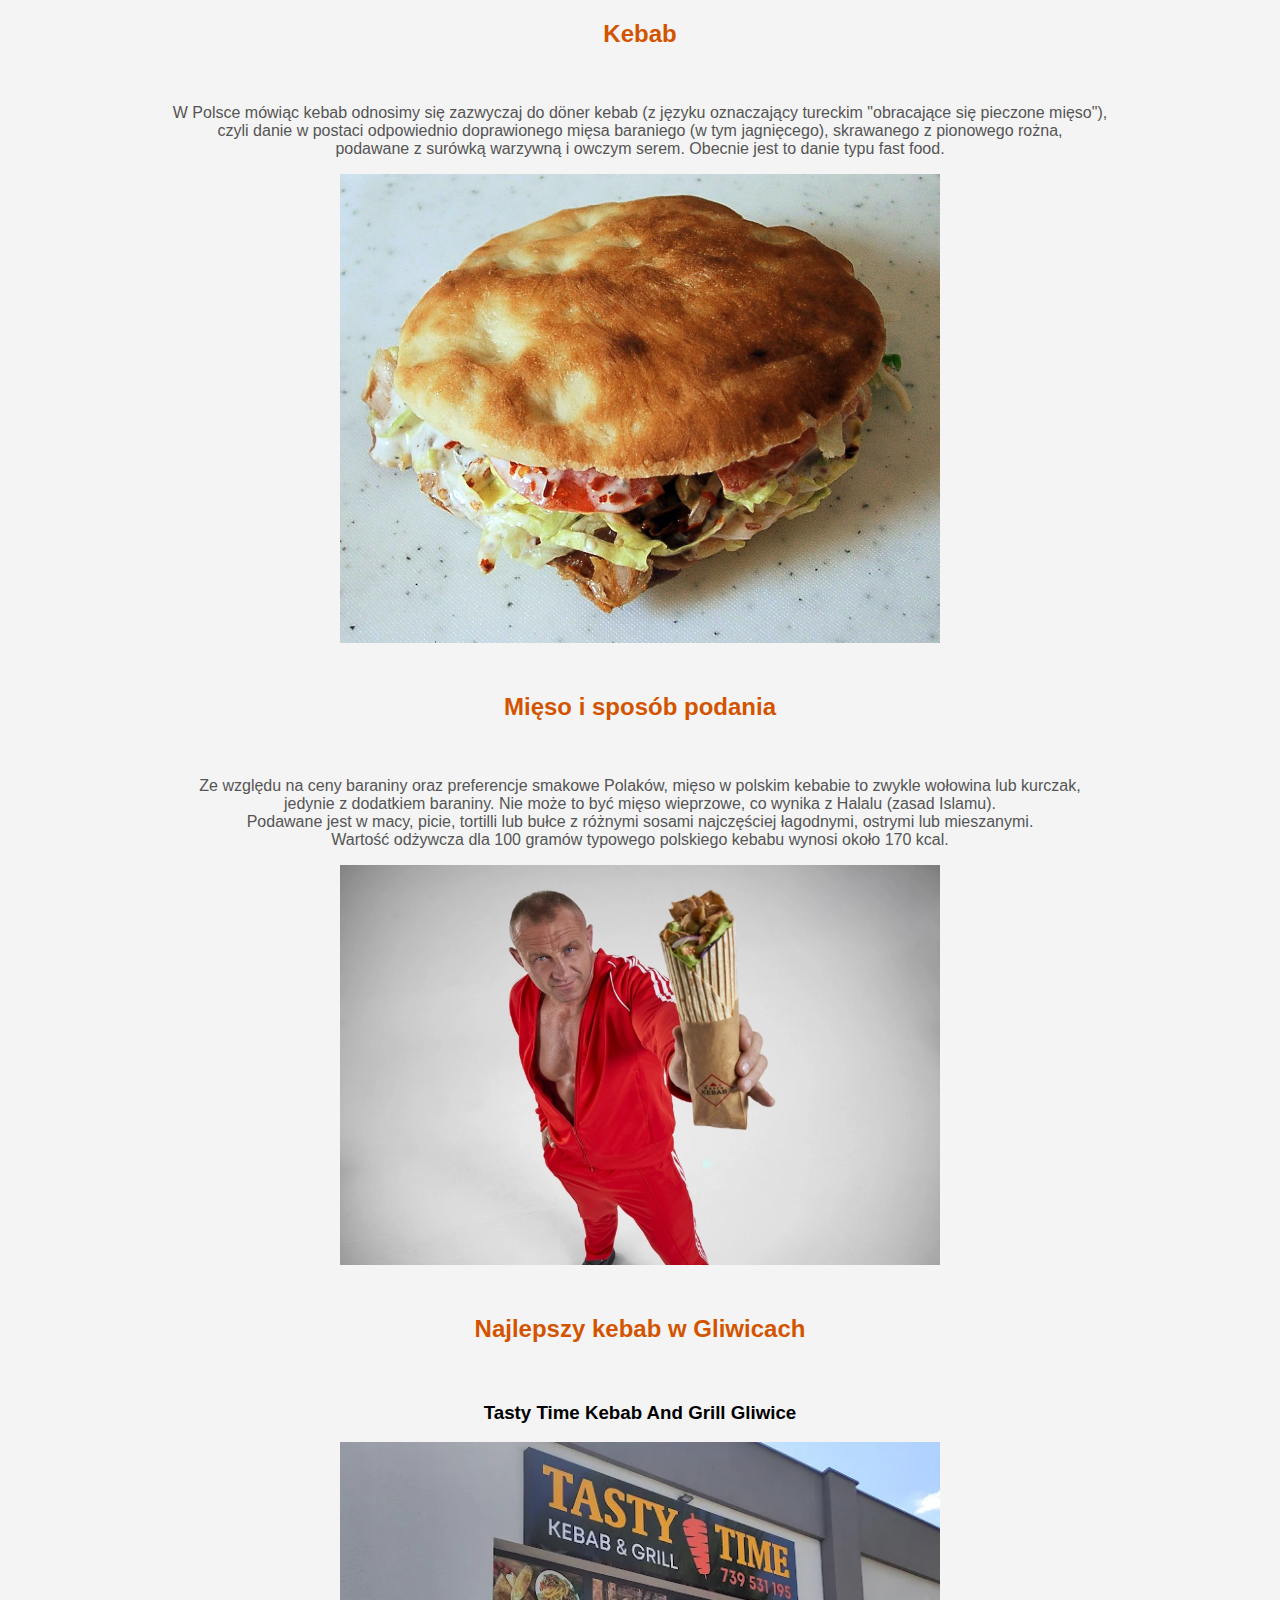
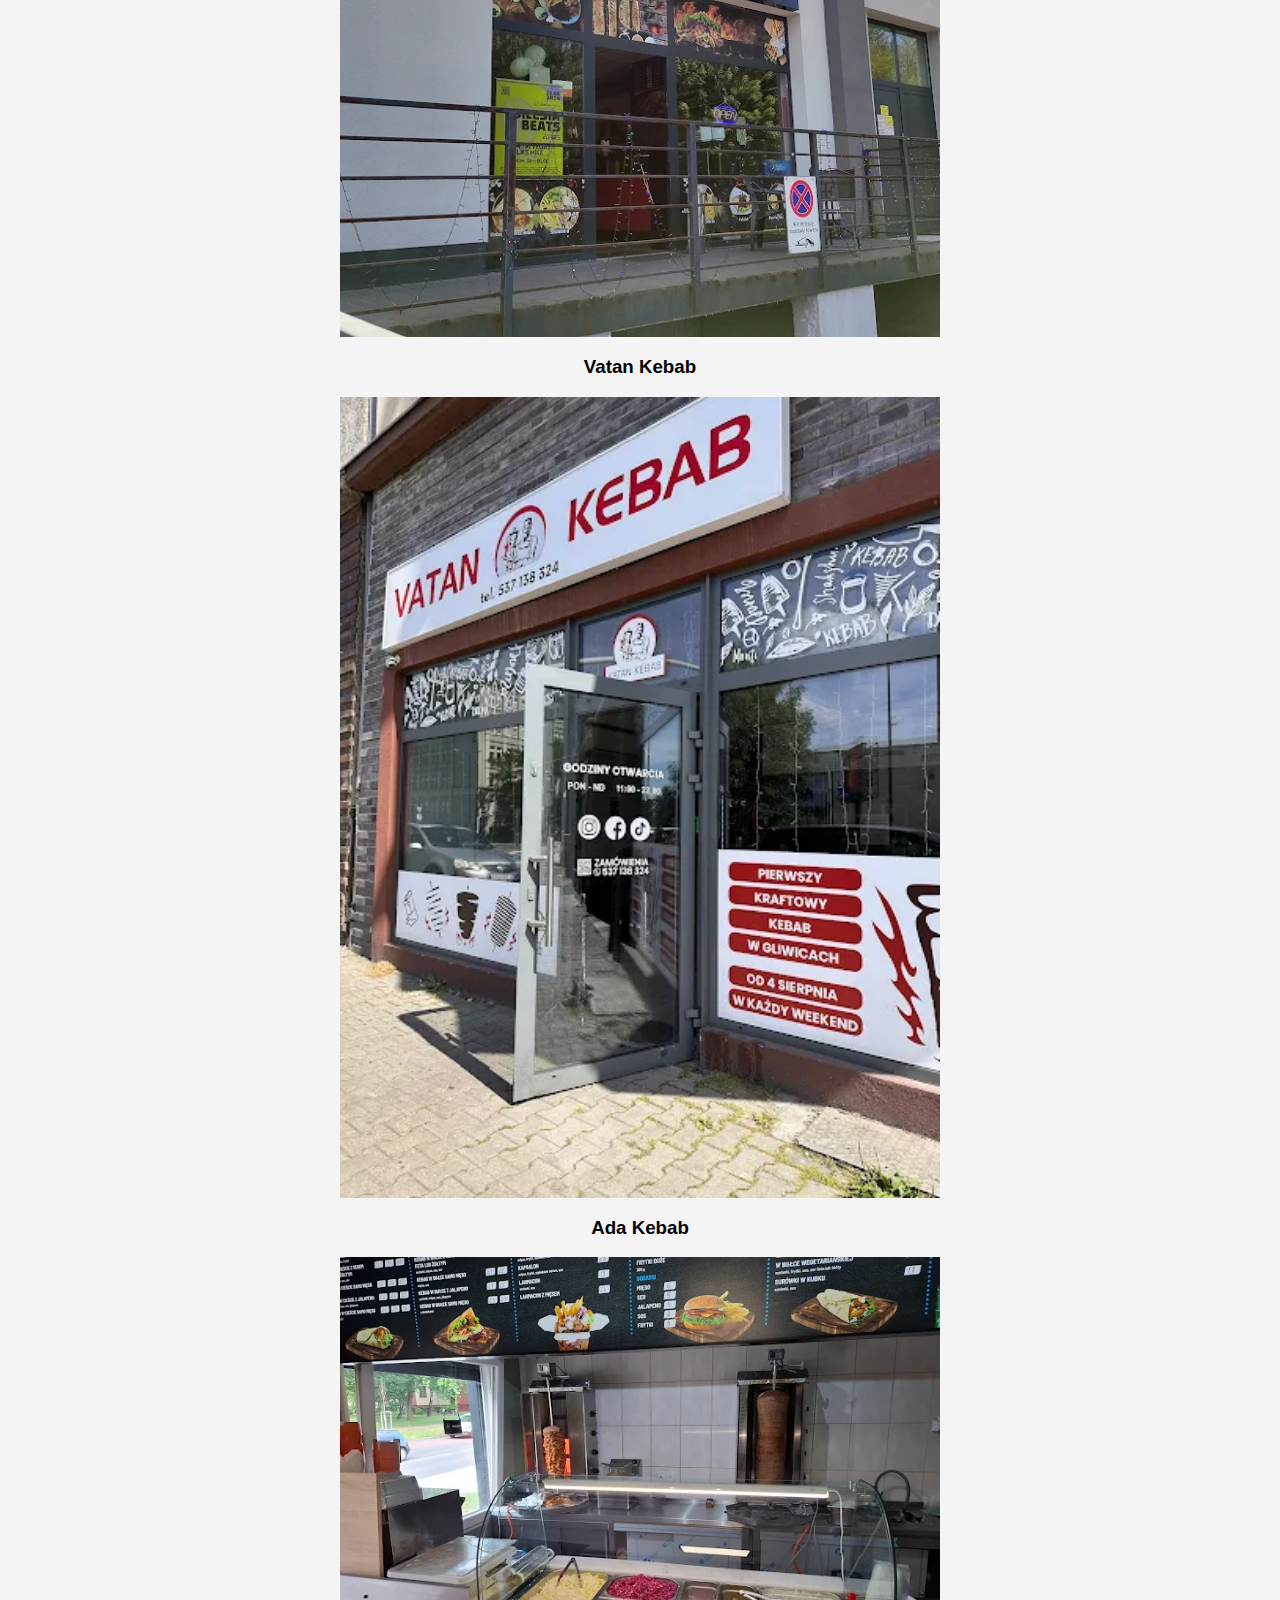
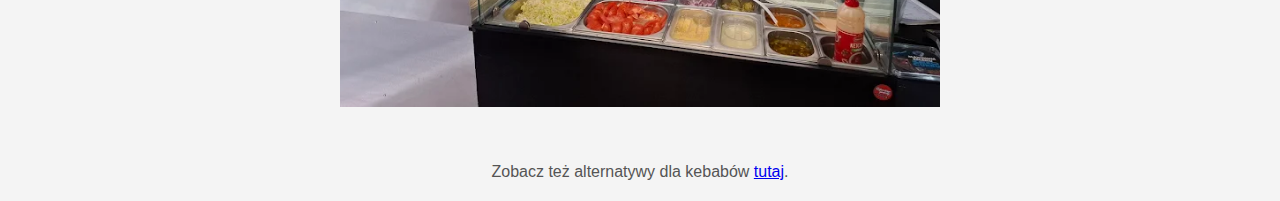
<file: index.html>
<!DOCTYPE html>
<html lang="pl">
<head>
    <meta charset="UTF-8">
    <meta http-equiv="X-UA-Compatible" content="IE=edge">
    <meta name="viewport" content="width=device-width, initial-scale=1.0">
    <title>Kebab</title>
    <link rel="stylesheet" href="style.css">    
</head>
<body>
    <div class="container">
        <h2 class="main-title">Kebab</h2>
        <main>
           
            <article class="food-article" style="text-align: center;">
                <p class="food-description">
                W Polsce mówiąc kebab odnosimy się zazwyczaj do döner kebab (z języku oznaczający tureckim "obracające się pieczone mięso"),<br>
                czyli danie w postaci odpowiednio doprawionego mięsa baraniego (w tym jagnięcego), skrawanego z pionowego rożna,<br>
                podawane z surówką warzywną i owczym serem. Obecnie jest to danie typu fast food.</p>
                <img class="food-image" src="doner.png" alt="Döner kebab"></img>
            </article>
            
            <h2 class="main-title">Mięso i sposób podania</h2>
            <article class="food-article" style="text-align: center;">
                <p class="food-description">Ze względu na ceny baraniny oraz preferencje smakowe Polaków, mięso w polskim kebabie to zwykle wołowina lub kurczak,<br>
                jedynie z dodatkiem baraniny. Nie może to być mięso wieprzowe, co wynika z Halalu (zasad Islamu).<br>
                Podawane jest w macy, picie, tortilli lub bułce z różnymi sosami najczęściej łagodnymi, ostrymi lub mieszanymi.<br>
                Wartość odżywcza dla 100 gramów typowego polskiego kebabu wynosi około 170 kcal.</p>
                <img class="food-image" src="pudzian_kebab.png" alt="Pudzian podaje ci kebaba"></img>
            </article>

            <h2 class="main-title">Najlepszy kebab w Gliwicach</h2>
            <article class="food-article" style="text-align: center;">
                <p class="food-description" style="text-align: center;">
                    <h3>Tasty Time Kebab And Grill Gliwice</h3>
                      <img class="food-image" src="Tasty Time Kebab And Grill Gliwice.jpg" alt="Tasty Time Kebab And Grill Gliwice"></img>
                    <h3>Vatan Kebab</h3>
                       <img class="food-image" src="vatan.jpg" alt="Vatan Kebab"></img>
                    <h3>Ada Kebab</h3>
                       <img class="food-image" src="ada.jpg" alt="Ada Kebab"></img>
                </p>
            </article>
                
            <p class="food-description">Zobacz też alternatywy dla kebabów <a href="alternatywykebaba.html">tutaj</a>.</p> 

        </main>

    </div>
</body>
</html>
</file>
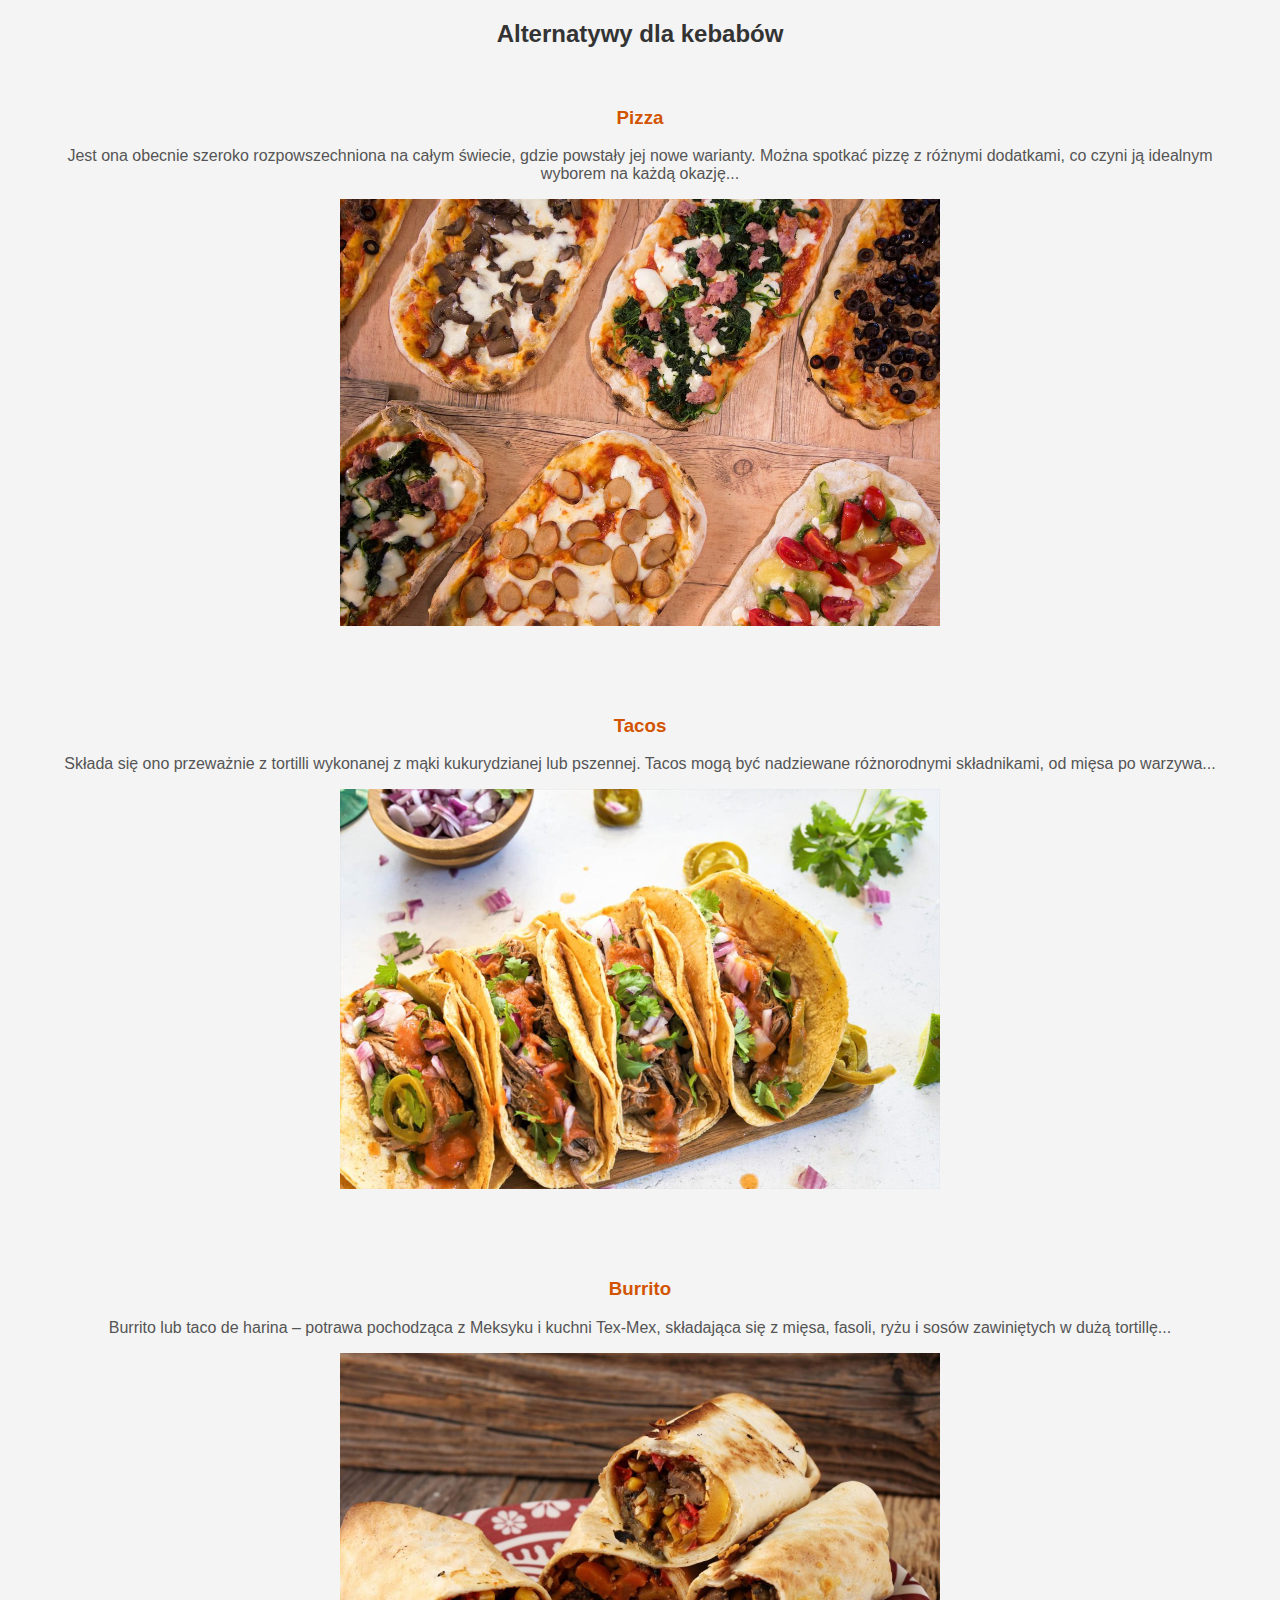
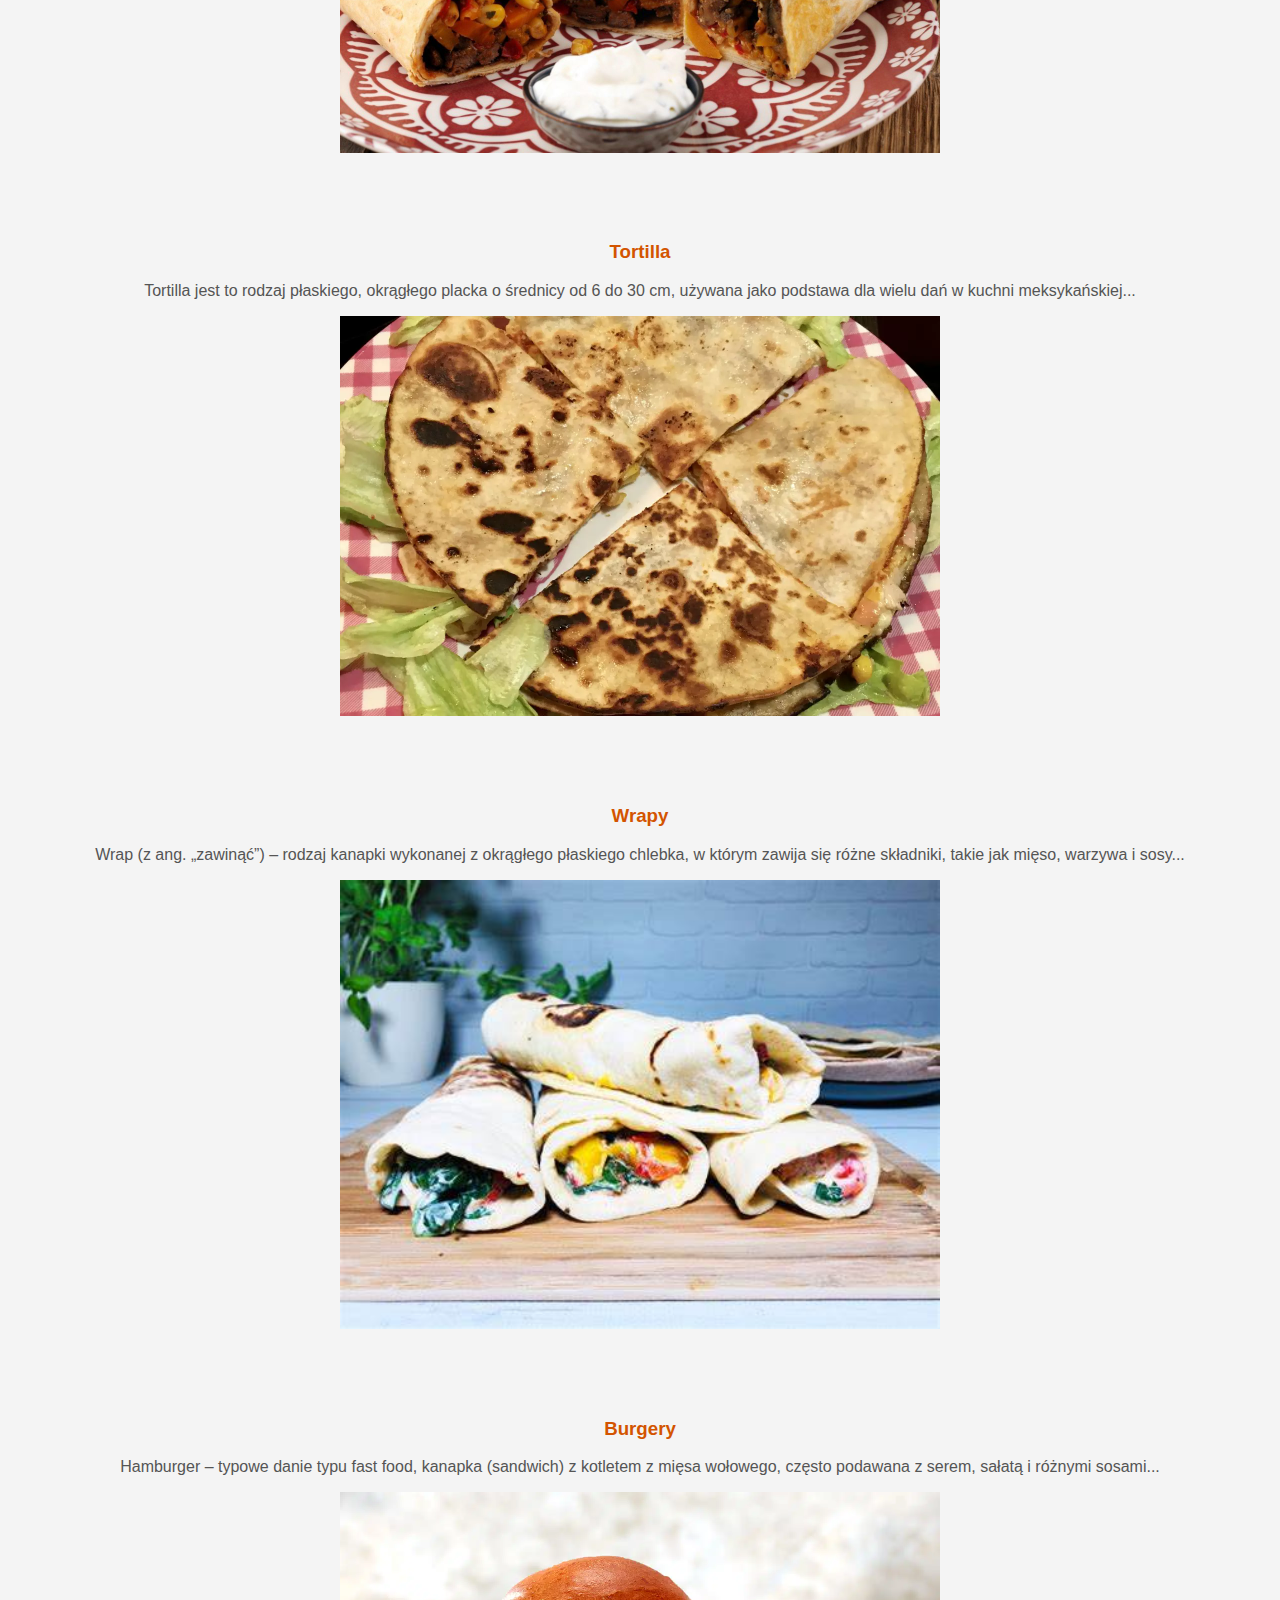
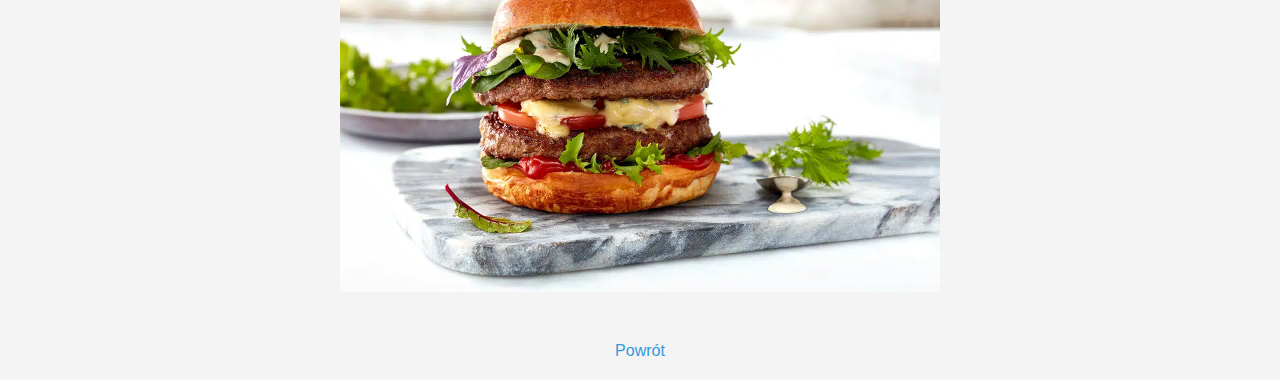
<file: alternatywykebaba.html>
<!DOCTYPE html>
<html lang="pl">
<head>
    <meta charset="UTF-8">
    <meta name="viewport" content="width=device-width, initial-scale=1.0">
    <title>Alternatywy dla kebabów</title>
    <link rel="stylesheet" href="style1.css">
</head>
<body>
    <h2 class="main-title">Alternatywy dla kebabów</h2>
    
    <article class="food-article wariant">
        <h3 class="food-title">Pizza</h3>
        <p class="food-description">Jest ona obecnie szeroko rozpowszechniona na całym świecie, gdzie powstały jej nowe warianty. Można spotkać pizzę z różnymi dodatkami, co czyni ją idealnym wyborem na każdą okazję...</p>
        <img class="food-image" src="pizza.jpg" alt="pizza">
    </article>

    <article class="food-article wariant">
        <h3 class="food-title">Tacos</h3>
        <p class="food-description">Składa się ono przeważnie z tortilli wykonanej z mąki kukurydzianej lub pszennej. Tacos mogą być nadziewane różnorodnymi składnikami, od mięsa po warzywa...</p>
        <img class="food-image" src="taco.jpg" alt="taco">
    </article>

    <article class="food-article wariant">
        <h3 class="food-title">Burrito</h3>
        <p class="food-description">Burrito lub taco de harina – potrawa pochodząca z Meksyku i kuchni Tex-Mex, składająca się z mięsa, fasoli, ryżu i sosów zawiniętych w dużą tortillę...</p>
        <img class="food-image" src="burito.jpg" alt="burito">
    </article>

    <article class="food-article wariant">
        <h3 class="food-title">Tortilla</h3>
        <p class="food-description">Tortilla jest to rodzaj płaskiego, okrągłego placka o średnicy od 6 do 30 cm, używana jako podstawa dla wielu dań w kuchni meksykańskiej...</p>
        <img class="food-image" src="tortilla.jpg" alt="tortilla">
    </article>

    <article class="food-article wariant">
        <h3 class="food-title">Wrapy</h3>
        <p class="food-description">Wrap (z ang. „zawinąć”) – rodzaj kanapki wykonanej z okrągłego płaskiego chlebka, w którym zawija się różne składniki, takie jak mięso, warzywa i sosy...</p>
        <img class="food-image" src="wrapy.jpg" alt="wrap">
    </article>

    <article class="food-article wariant">
        <h3 class="food-title">Burgery</h3>
        <p class="food-description">Hamburger – typowe danie typu fast food, kanapka (sandwich) z kotletem z mięsa wołowego, często podawana z serem, sałatą i różnymi sosami...</p>
        <img class="food-image" src="burgery.jpg" alt="burgery">
    </article>

    <a class="back-link" href="index.html">Powrót</a>
</body>
</html>
</file>
<file: style.css>
body {
    font-family: Arial, sans-serif;
    margin: 20px;
    background-color: #f4f4f4;
}

article {
    margin-bottom: 1rem;
}

header {
    text-align: center;
}

.main-title {
    text-align: center;
    color: #d35400;
}

.superArt {
    color: antiquewhite;
}

p {
    text-align: center;
}

.food-article {
    background: transparent; 
    margin-bottom: 20px;
    padding: 20px;
}

.food-title {
    color: #d35400;
}

.food-description {
    color: #555;
}

.food-image {
    display: block;
    margin: 10px auto;
    max-width: 100%;
    height: auto;
}

img {
    width: 50%;
    height: auto; 
    object-fit: cover;
}
</file>
<file: style1.css>
body {
    font-family: Arial, sans-serif;
    margin: 20px;
    background-color: #f4f4f4;
}

article {
    margin-bottom: 1rem;
}

header {
    text-align: center;
}

.main-title {
    text-align: center;
    color: #333;
}

.superArt {
    color: antiquewhite;
}

p {
    text-align: center;
}

.food-article {
    background: transparent; /* Usunięcie tła */
    margin-bottom: 20px;
    padding: 20px; /* Możesz dostosować, jeśli chcesz */
}

.food-title {
    color: #d35400;
    text-align: center; /* Wycentrowanie tytułu */
}

.food-description {
    color: #555;
    text-align: center; /* Wycentrowanie opisu */
}

.food-image {
    display: block;
    margin: 10px auto;
    max-width: 100%;
    height: auto;
}

img {
    width: 50%;
    height: auto; /* Zmiana wysokości na auto dla lepszego dopasowania */
    object-fit: cover;
}

.back-link {
    display: block;
    text-align: center;
    margin-top: 20px;
    color: #3498db;
    text-decoration: none;
}

.back-link:hover {
    text-decoration: underline;
}
</file>
